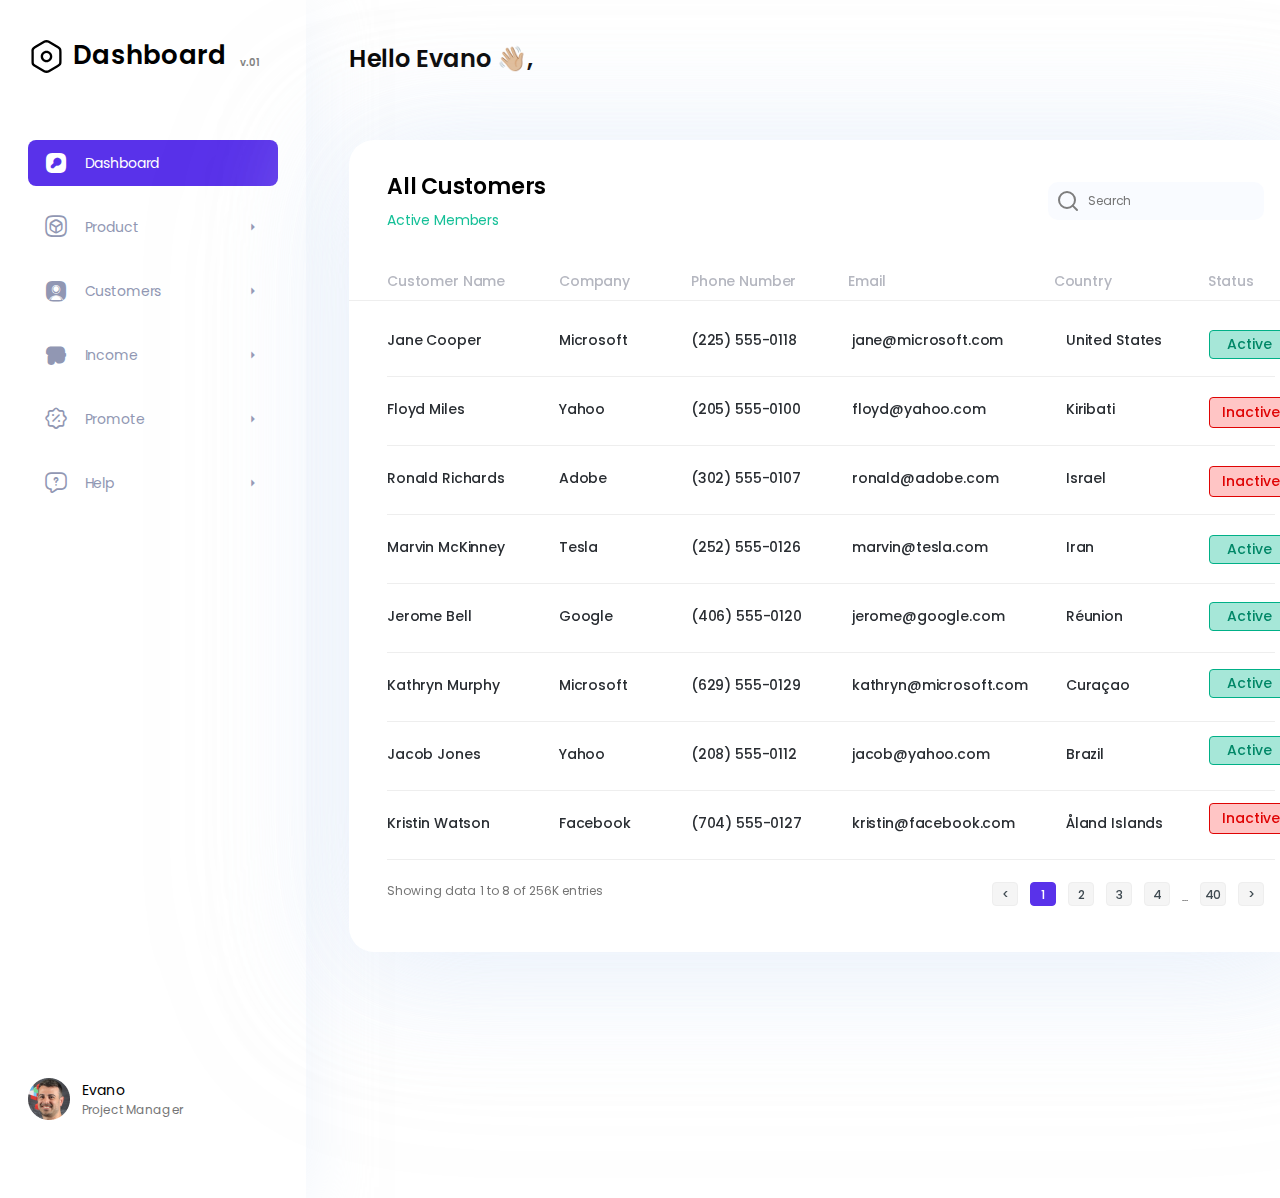
<file: index.html>
<!DOCTYPE html>
<html lang="en">
<head>
    <meta charset="UTF-8">
    <meta name="viewport" content="width=device-width, initial-scale=1.0">
    <title>CRM Dashboard Customers</title>
    <link rel="preconnect" href="https://fonts.googleapis.com">
    <link rel="preconnect" href="https://fonts.gstatic.com" crossorigin>
    <link href="https://fonts.googleapis.com/css2?family=Poppins:ital,wght@0,100;0,200;0,300;0,400;0,500;0,600;0,700;0,800;0,900;1,100;1,200;1,300;1,400;1,500;1,600;1,700;1,800;1,900&display=swap" rel="stylesheet">
    <link rel="stylesheet" href="normalize.css">
    <!-- иконки  -->
    <link rel="stylesheet" href="css/fontello-embedded.css">
    <link rel="stylesheet" href="css/fontello-ie7-codes.css">
    <link rel="stylesheet" href="css/fontello-ie7.css">
    <link rel="stylesheet" href="css/fontello.css">
    <!-- икончки закончились  -->
    <link rel="stylesheet" href="utilits.css">
    <link rel="stylesheet" href="style.css">
    <link rel="stylesheet" href="css/media.css">
    <script defer src="main.js"></script>
</head>
<body>
    <div class="dashboard_wrapper">
        <div class="hamburger">
            <span class="hamburger_span"></span>
            <span class="hamburger_span"></span>
            <span class="hamburger_span"></span>
        </div>
        <div class="container">
            <div class="dashboard__wrapper-left">
              
                <div class="logo">
                    <img src="Dashboard-logo/setting1.svg" alt="logo">
                    
                    Dashboard

                    <span>v.01</span>
                </div>
                
                <!-- tabs_wrapper" -->
                <div class="tabs_wrapper">
                
                    <div class="tabs">
                        <div class="tabs__nav tabs-nav">
                            <div class="tabs__nav-item is-active" data-tab-name="tab-1">
                                <div class="tab-flex">
                                    <i class="icon-key-square"></i>

                                    <span class="h5-list-menu">Dashboard</span>
                                </div>
                            </div>
                            <div class="tabs__nav-item" data-tab-name="tab-2">
                                    <div class="tab-flex">
                                        <i class="icon-3d-square-1"></i>
                                        <span class="h5-list-menu">Product</span>
                                    </div>
                                    <div class="img-inner">
                                        <i class="icon-chevron-right-2"></i>
                                    </div>
                            </div>

                            <div class="tabs__nav-item" data-tab-name="tab-3">
                                <div class="tab-flex">
                                    <i class="icon-user-square-1"></i>
                                    <span class="h5-list-menu">Customers</span>
                                </div>
                                <div class="img-inner">
                                    <i class="icon-chevron-right-2"></i>
                                </div>
                            </div>

                            <div class="tabs__nav-item" data-tab-name="tab-3">
                                <div class="tab-flex">
                                    <i class="icon-wallet-money-2"></i>
                                    <span class="h5-list-menu">Income</span>
                                </div>
                                <div class="img-inner">
                                    <i class="icon-chevron-right-2"></i>
                                </div>
                            </div>

                            <div class="tabs__nav-item" data-tab-name="tab-3">
                                <div class="tab-flex">
                                    <i class="icon-discount-shape-1"></i>
                                    <span class="h5-list-menu">Promote</span>
                                </div>
                                <div class="img-inner">
                                    <i class="icon-chevron-right-2"></i>
                                </div>
                            </div>


                            <div class="tabs__nav-item" data-tab-name="tab-3">
                                <div class="tab-flex">
                                    <i class="icon-message-question-1"></i>
                                    <span class="h5-list-menu">Help</span>
                                </div>
                                <div class="img-inner">
                                    <i class="icon-chevron-right-2"></i>
                                </div>
                            </div>
                            <!-- конец -->
                         </div>
                         <div class="hello-text">
                            Hello Evano 👋🏼,
                        </div>
                        <div class="tabs__content">
                            
                            <div class="tab is-active tab-1">
                                <!-- text" -->
                                <div class="title__top_text">
                                    <div class="title__top-left">
                                        <h4 class="fz-22px">All Customers</h4>
                                        <h5 class="active-members">Active Members</h5>
                                    </div>
                                    <div class="title__top-right">
                                        <div class="input-flex">
                                            <img src="search 1.svg" alt="">
                                            <input type="search" name="search" placeholder="Search">
                                        </div>
                                    </div>
                                </div>
                                <!-- text"верх конец -->
                                <div class="company-name">
                                        <ul class="company-name-top fz-14pxCompany">
                                            <li>Customer Name</li>
                                            <li class=" ml-57">Company</li>
                                            <li class=" ml-61">Phone Number</li>
                                            <li class=" ml-52">Email</li>
                                            <li class=" ml-168">Country</li>
                                            <li class=" ml-96">Status</li>
                                        </ul>
                                        <!-- company-flex-wrapper -->
                                        <div class="company-flex-wrapper">
                                            <ul class="user-name fz-14name">
                                                <li>Jane Cooper</li>
                                                <li>Floyd Miles</li>
                                                <li>Ronald Richards</li>
                                                <li>Marvin McKinney</li>
                                                <li>Jerome Bell</li>
                                                <li>Kathryn Murphy</li>
                                                <li>Jacob Jones</li>
                                                <li>Kristin Watson</li>
                                            </ul>
    
                                            <ul class="comp-name fz-14name">
                                                <li>Microsoft</li>
                                                <li>Yahoo</li>
                                                <li>Adobe</li>
                                                <li>Tesla</li>
                                                <li>Google</li>
                                                <li>Microsoft</li>
                                                <li>Yahoo</li>
                                                <li>Facebook</li>
                                            </ul>

                                            <ul class="phone fz-14name">
                                                <li>(225) 555-0118</li>
                                                <li>(205) 555-0100</li>
                                                <li>(302) 555-0107</li>
                                                <li>(252) 555-0126</li>
                                                <li>(406) 555-0120</li>
                                                <li>(629) 555-0129</li>
                                                <li>(208) 555-0112</li>
                                                <li>(704) 555-0127</li>
                                            </ul>

                                            <ul class="email fz-14name">
                                                <li>jane@microsoft.com</li>
                                                <li>floyd@yahoo.com</li>
                                                <li>ronald@adobe.com</li>
                                                <li>marvin@tesla.com</li>
                                                <li>jerome@google.com</li>
                                                <li>kathryn@microsoft.com</li>
                                                <li>jacob@yahoo.com</li>
                                                <li>kristin@facebook.com</li>
                                                
                                            </ul>

                                            <ul class="country fz-14name">
                                                <li>United States</li>
                                                <li>Kiribati</li>
                                                <li>Israel</li>
                                                <li>Iran</li>
                                                <li>Réunion</li>
                                                <li>Curaçao</li>
                                                <li>Brazil</li>
                                                <li>Åland Islands</li>
                                                
                                            </ul>

                                            <ul class="status status-item">
                                                <li class="status-item-active">Active</li>
                                                <li class="status-item-inactive">Inactive</li>
                                                <li class="status-item-inactive">Inactive</li>
                                                <li class="status-item-active">Active</li>
                                                <li class="status-item-active">Active</li>
                                                <li class="status-item-active">Active</li>
                                                <li class="status-item-active">Active</li>
                                                <li class="status-item-inactive">Inactive</li>

                                            </ul>
                                            <!-- company-flex-wrapper end -->
                                        </div>
                                </div>
                                <!-- company-name  end -->
                                <div class="company_wrapper">






                                </div>
                                <!-- company_wrapper the end -->
                                <!-- pagination -->
                             <div class="tab-container-flex">
                                <div class="data fz-12px">Showing data 1 to 8 of  256K entries</div>
                                <ul class="pagination">
                                    <li>&#60;</li> <!-- Previous page arrow -->
                                    <li class="active">1</li> <!-- First page, default active -->
                                    <li>2</li>
                                    <li>3</li>
                                    <li>4</li>
                                    <div class="dotes"> ...</div>
                                    <li>40</li>
                                    <li>&gt;</li> <!-- Next page arrow -->
                                </ul>
                             </div>
                             <!-- pagination конец -->
                            </div>
                            <div class="tab tab-2">содержание таба 2</div>
                            <div class="tab tab-3"> содержание таба 3</div>
                            <div class="tab tab-4"> содержание таба 4</div>
                        </div>
                    </div>
                
                    
                </div>
            
                <!-- tabs_wrapper the end -->
                <div class="footer-img">
                    <img src="img.png" alt="">
                    <div class="footer-img-flex">
                        <h6 class="fz-14px">Evano</h6>
                        <span class="fz-12px">Project Manager</span>
                    </div>
                </div>
            </div>
            <!-- <div class="dashboard__wrapper-right">
                
            </div> -->

        </div>
    </div> 
</body>
</html>
</file>
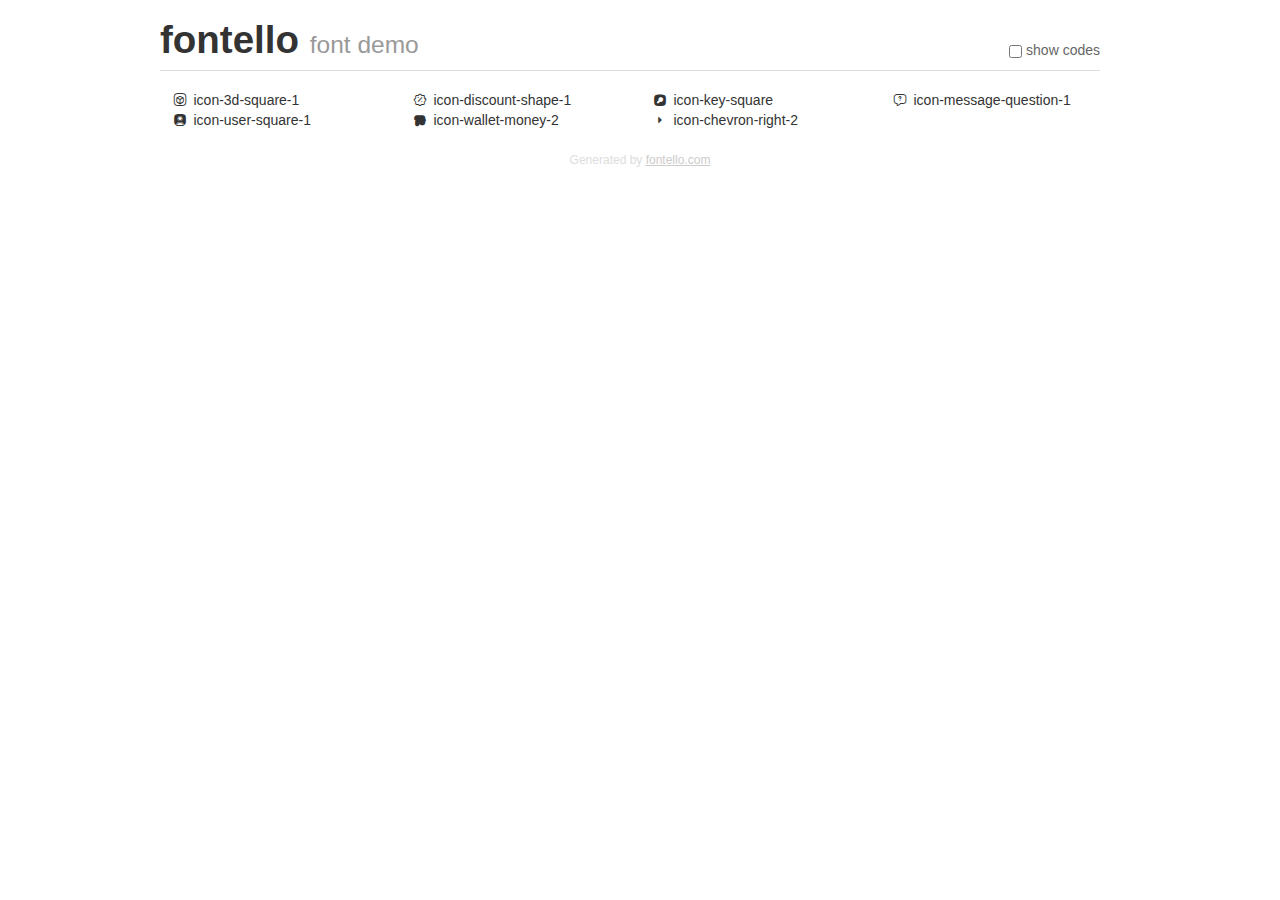
<file: icons-i/demo.html>
<!DOCTYPE html>
<html>
  <head>
  <!--[if lt IE 9]><script language="javascript" type="text/javascript" src="//html5shim.googlecode.com/svn/trunk/html5.js"></script><![endif]-->
  <meta charset="UTF-8">
  <style>
    html {
      font-size: 100%;
      -webkit-text-size-adjust: 100%;
      -ms-text-size-adjust: 100%;
    }
    a:focus {
      outline: thin dotted #333;
      outline: 5px auto -webkit-focus-ring-color;
      outline-offset: -2px;
    }
    a:hover,
    a:active {
      outline: 0;
    }
    input {
      margin: 0;
      font-size: 100%;
      vertical-align: middle;
      *overflow: visible;
      line-height: normal;
    }
    input::-moz-focus-inner {
      padding: 0;
      border: 0;
    }
    body {
      margin: 0;
      font-family: "Helvetica Neue", Helvetica, Arial, sans-serif;
      font-size: 14px;
      line-height: 20px;
      color: #333;
      background-color: #fff;
    }
    a {
      color: #08c;
      text-decoration: none;
    }
    a:hover {
      color: #005580;
      text-decoration: underline;
    }
    .row {
      margin-left: -20px;
      *zoom: 1;
    }
    .row:before,
    .row:after {
      display: table;
      content: "";
      line-height: 0;
    }
    .row:after {
      clear: both;
    }
    .span3 {
      float: left;
      min-height: 1px;
      margin-left: 20px;
      width: 220px;
    }
    .container {
      width: 940px;
      margin-right: auto;
      margin-left: auto;
      *zoom: 1;
    }
    .container:before,
    .container:after {
      display: table;
      content: "";
      line-height: 0;
    }
    .container:after {
      clear: both;
    }
    small {
      font-size: 85%;
    }
    h1 {
      margin: 10px 0;
      font-family: inherit;
      font-weight: bold;
      line-height: 20px;
      color: inherit;
      text-rendering: optimizelegibility;
      line-height: 40px;
      font-size: 38.5px;
    }
    h1 small {
      font-weight: normal;
      line-height: 1;
      color: #999;
      font-size: 24.5px;
    }

    body {
      margin-top: 90px;
    }
    .header {
      position: fixed;
      top: 0;
      left: 50%;
      margin-left: -480px;
      background-color: #fff;
      border-bottom: 1px solid #ddd;
      padding-top: 10px;
      z-index: 10;
    }
    .footer {
      color: #ddd;
      font-size: 12px;
      text-align: center;
      margin-top: 20px;
    }
    .footer a {
      color: #ccc;
      text-decoration: underline;
    }
    .the-icons {
      font-size: 14px;
      line-height: 24px;
    }
    .switch {
      position: absolute;
      right: 0;
      bottom: 10px;
      color: #666;
    }
    .switch input {
      margin-right: 0.3em;
    }
    .codesOn .i-name {
      display: none;
    }
    .codesOn .i-code {
      display: inline;
    }
    .i-code {
      display: none;
    }
    @font-face {
      font-family: 'fontello';
      src: url('./font/fontello.eot?97406766');
      src: url('./font/fontello.eot?97406766#iefix') format('embedded-opentype'),
           url('./font/fontello.woff?97406766') format('woff'),
           url('./font/fontello.ttf?97406766') format('truetype'),
           url('./font/fontello.svg?97406766#fontello') format('svg');
      font-weight: normal;
      font-style: normal;
    }
    .demo-icon {
      font-family: "fontello";
      font-style: normal;
      font-weight: normal;
      speak: never;
     
      display: inline-block;
      text-decoration: inherit;
      width: 1em;
      margin-right: .2em;
      text-align: center;
      /* opacity: .8; */
     
      /* For safety - reset parent styles, that can break glyph codes*/
      font-variant: normal;
      text-transform: none;
     
      /* fix buttons height, for twitter bootstrap */
      line-height: 1em;
     
      /* Animation center compensation - margins should be symmetric */
      /* remove if not needed */
      margin-left: .2em;
     
      /* You can be more comfortable with increased icons size */
      /* font-size: 120%; */
     
      /* Font smoothing. That was taken from TWBS */
      -webkit-font-smoothing: antialiased;
      -moz-osx-font-smoothing: grayscale;
     
      /* Uncomment for 3D effect */
      /* text-shadow: 1px 1px 1px rgba(127, 127, 127, 0.3); */
    }
    </style>
    <link rel="stylesheet" href="css/animation.css"><!--[if IE 7]><link rel="stylesheet" href="css/" + font.fontname + "-ie7.css"><![endif]-->
    <script>
      function toggleCodes(on) {
        var obj = document.getElementById('icons');
      
        if (on) {
          obj.className += ' codesOn';
        } else {
          obj.className = obj.className.replace(' codesOn', '');
        }
      }
    </script>
  </head>
  <body>
    <div class="container header">
      <h1>fontello <small>font demo</small></h1>
      <label class="switch">
        <input type="checkbox" onclick="toggleCodes(this.checked)">show codes
      </label>
    </div>
    <div class="container" id="icons">
      <div class="row">
        <div class="span3" title="Code: 0xe800">
          <i class="demo-icon icon-3d-square-1">&#xe800;</i> <span class="i-name">icon-3d-square-1</span><span class="i-code">0xe800</span>
        </div>
        <div class="span3" title="Code: 0xe801">
          <i class="demo-icon icon-discount-shape-1">&#xe801;</i> <span class="i-name">icon-discount-shape-1</span><span class="i-code">0xe801</span>
        </div>
        <div class="span3" title="Code: 0xe802">
          <i class="demo-icon icon-key-square">&#xe802;</i> <span class="i-name">icon-key-square</span><span class="i-code">0xe802</span>
        </div>
        <div class="span3" title="Code: 0xe803">
          <i class="demo-icon icon-message-question-1">&#xe803;</i> <span class="i-name">icon-message-question-1</span><span class="i-code">0xe803</span>
        </div>
      </div>
      <div class="row">
        <div class="span3" title="Code: 0xe804">
          <i class="demo-icon icon-user-square-1">&#xe804;</i> <span class="i-name">icon-user-square-1</span><span class="i-code">0xe804</span>
        </div>
        <div class="span3" title="Code: 0xe805">
          <i class="demo-icon icon-wallet-money-2">&#xe805;</i> <span class="i-name">icon-wallet-money-2</span><span class="i-code">0xe805</span>
        </div>
        <div class="span3" title="Code: 0xe806">
          <i class="demo-icon icon-chevron-right-2">&#xe806;</i> <span class="i-name">icon-chevron-right-2</span><span class="i-code">0xe806</span>
        </div>
      </div>
    </div>
    <div class="container footer">Generated by <a href="https://fontello.com">fontello.com</a></div>
  </body>
</html>
</file>
<file: css/fontello-embedded.css>
@font-face {
  font-family: 'fontello';
  src: url('../font/fontello.eot?5333194');
  src: url('../font/fontello.eot?5333194#iefix') format('embedded-opentype'),
       url('../font/fontello.svg?5333194#fontello') format('svg');
  font-weight: normal;
  font-style: normal;
}
@font-face {
  font-family: 'fontello';
  src: url('[data-uri]') format('woff'),
       url('[data-uri]') format('truetype');
}
/* Chrome hack: SVG is rendered more smooth in Windozze. 100% magic, uncomment if you need it. */
/* Note, that will break hinting! In other OS-es font will be not as sharp as it could be */
/*
@media screen and (-webkit-min-device-pixel-ratio:0) {
  @font-face {
    font-family: 'fontello';
    src: url('../font/fontello.svg?5333194#fontello') format('svg');
  }
}
*/

[class^="icon-"]:before, [class*=" icon-"]:before {
  font-family: "fontello";
  font-style: normal;
  font-weight: normal;
  speak: never;

  display: inline-block;
  text-decoration: inherit;
  width: 1em;
  margin-right: .2em;
  text-align: center;
  /* opacity: .8; */

  /* For safety - reset parent styles, that can break glyph codes*/
  font-variant: normal;
  text-transform: none;

  /* fix buttons height, for twitter bootstrap */
  line-height: 1em;

  /* Animation center compensation - margins should be symmetric */
  /* remove if not needed */
  margin-left: .2em;

  /* you can be more comfortable with increased icons size */
  /* font-size: 120%; */
  
  /* Font smoothing. That was taken from TWBS */
  -webkit-font-smoothing: antialiased;
  -moz-osx-font-smoothing: grayscale;

  /* Uncomment for 3D effect */
  /* text-shadow: 1px 1px 1px rgba(127, 127, 127, 0.3); */
}

.icon-3d-square-1:before { content: '\e800'; } /* '' */
.icon-discount-shape-1:before { content: '\e801'; } /* '' */
.icon-key-square:before { content: '\e802'; } /* '' */
.icon-message-question-1:before { content: '\e803'; } /* '' */
.icon-user-square-1:before { content: '\e804'; } /* '' */
.icon-wallet-money-2:before { content: '\e805'; } /* '' */
.icon-chevron-right-2:before { content: '\e806'; } /* '' */
</file>
<file: css/fontello-ie7-codes.css>
.icon-3d-square-1 { *zoom: expression( this.runtimeStyle['zoom'] = '1', this.innerHTML = '&#xe800;&nbsp;'); }
.icon-discount-shape-1 { *zoom: expression( this.runtimeStyle['zoom'] = '1', this.innerHTML = '&#xe801;&nbsp;'); }
.icon-key-square { *zoom: expression( this.runtimeStyle['zoom'] = '1', this.innerHTML = '&#xe802;&nbsp;'); }
.icon-message-question-1 { *zoom: expression( this.runtimeStyle['zoom'] = '1', this.innerHTML = '&#xe803;&nbsp;'); }
.icon-user-square-1 { *zoom: expression( this.runtimeStyle['zoom'] = '1', this.innerHTML = '&#xe804;&nbsp;'); }
.icon-wallet-money-2 { *zoom: expression( this.runtimeStyle['zoom'] = '1', this.innerHTML = '&#xe805;&nbsp;'); }
.icon-chevron-right-2 { *zoom: expression( this.runtimeStyle['zoom'] = '1', this.innerHTML = '&#xe806;&nbsp;'); }
</file>
<file: css/fontello-ie7.css>
[class^="icon-"], [class*=" icon-"] {
  font-family: 'fontello';
  font-style: normal;
  font-weight: normal;

  /* fix buttons height */
  line-height: 1em;

  /* you can be more comfortable with increased icons size */
  /* font-size: 120%; */
}

.icon-3d-square-1 { *zoom: expression( this.runtimeStyle['zoom'] = '1', this.innerHTML = '&#xe800;&nbsp;'); }
.icon-discount-shape-1 { *zoom: expression( this.runtimeStyle['zoom'] = '1', this.innerHTML = '&#xe801;&nbsp;'); }
.icon-key-square { *zoom: expression( this.runtimeStyle['zoom'] = '1', this.innerHTML = '&#xe802;&nbsp;'); }
.icon-message-question-1 { *zoom: expression( this.runtimeStyle['zoom'] = '1', this.innerHTML = '&#xe803;&nbsp;'); }
.icon-user-square-1 { *zoom: expression( this.runtimeStyle['zoom'] = '1', this.innerHTML = '&#xe804;&nbsp;'); }
.icon-wallet-money-2 { *zoom: expression( this.runtimeStyle['zoom'] = '1', this.innerHTML = '&#xe805;&nbsp;'); }
.icon-chevron-right-2 { *zoom: expression( this.runtimeStyle['zoom'] = '1', this.innerHTML = '&#xe806;&nbsp;'); }
</file>
<file: css/fontello.css>
@font-face {
  font-family: 'fontello';
  src: url('../font/fontello.eot?20576589');
  src: url('../font/fontello.eot?20576589#iefix') format('embedded-opentype'),
       url('../font/fontello.woff2?20576589') format('woff2'),
       url('../font/fontello.woff?20576589') format('woff'),
       url('../font/fontello.ttf?20576589') format('truetype'),
       url('../font/fontello.svg?20576589#fontello') format('svg');
  font-weight: normal;
  font-style: normal;
}
/* Chrome hack: SVG is rendered more smooth in Windozze. 100% magic, uncomment if you need it. */
/* Note, that will break hinting! In other OS-es font will be not as sharp as it could be */
/*
@media screen and (-webkit-min-device-pixel-ratio:0) {
  @font-face {
    font-family: 'fontello';
    src: url('../font/fontello.svg?20576589#fontello') format('svg');
  }
}
*/
[class^="icon-"]:before, [class*=" icon-"]:before {
  font-family: "fontello";
  font-style: normal;
  font-weight: normal;
  speak: never;

  display: inline-block;
  text-decoration: inherit;
  width: 1em;
  margin-right: .2em;
  text-align: center;
  /* opacity: .8; */

  /* For safety - reset parent styles, that can break glyph codes*/
  font-variant: normal;
  text-transform: none;

  /* fix buttons height, for twitter bootstrap */
  line-height: 1em;

  /* Animation center compensation - margins should be symmetric */
  /* remove if not needed */
  margin-left: .2em;

  /* you can be more comfortable with increased icons size */
  /* font-size: 120%; */

  /* Font smoothing. That was taken from TWBS */
  -webkit-font-smoothing: antialiased;
  -moz-osx-font-smoothing: grayscale;

  /* Uncomment for 3D effect */
  /* text-shadow: 1px 1px 1px rgba(127, 127, 127, 0.3); */
}

.icon-3d-square-1:before { content: '\e800'; } /* '' */
.icon-discount-shape-1:before { content: '\e801'; } /* '' */
.icon-key-square:before { content: '\e802'; } /* '' */
.icon-message-question-1:before { content: '\e803'; } /* '' */
.icon-user-square-1:before { content: '\e804'; } /* '' */
.icon-wallet-money-2:before { content: '\e805'; } /* '' */
.icon-chevron-right-2:before { content: '\e806'; } /* '' */
</file>
<file: utilits.css>
.h5-list-menu {
    /* color: #9197B3; */
    font-family: Poppins;
    font-size: 14px;
    font-style: normal;
    font-weight: 400;
    line-height: normal;
    letter-spacing: -0.14px;
}
.fz-14px {
    color: #000;
    font-family: Poppins;
    font-size: 14px;
    font-style: normal;
    font-weight: 400;
    line-height: normal;
    letter-spacing: 0.14px;
}
.fz-14name{
    color: #292D32;
    font-family: Poppins;
    font-size: 14px;
    font-style: normal;
    font-weight: 500;
    line-height: normal;
    letter-spacing: -0.14px;
}
.fz-14pxCompany{
    color: #B5B7C0;
    font-family: Poppins;
    font-size: 14px;
    font-style: normal;
    font-weight: 500;
    line-height: normal;
    letter-spacing: -0.14px;
}
.fz-12px{
    color: #757575;
    font-family: Poppins;
    font-size: 12px;
    font-style: normal;
    font-weight: 400;
    line-height: normal;
    letter-spacing: 0.12px;
}
.fz-22px{
    color: #000;
    font-family: Poppins;
    font-size: 22px;
    font-style: normal;
    font-weight: 600;
    line-height: normal;
    letter-spacing: -0.22px;
}
.active-members{
    color: #16C098;
    font-family: Poppins;
    font-size: 14px;
    font-style: normal;
    font-weight: 400;
    line-height: normal;
    letter-spacing: -0.14px;
}
 /* MArGIN */

 .ml-57{
    margin-left: 57px;
 }
 .ml-61{
    margin-left: 61px;
 }
 .ml-52{
    margin-left: 52px;
 }
 .ml-168{
    margin-left: 168px;
 }
 .ml-96{
    margin-left: 96px;
 }
</file>
<file: style.css>
:root{
    -Active: #008767;
    -Inactive: #DF0404;
    -text-black-bold: #292D32;
    -second-text: #9197B3;
    -active-members: #16C098;
    -country-menu: #B5B7C0;
    -tabs-hover:#5932EA;
}
@font-face {
    font-family: 'fontello';
    src: url('font/fontello.eot');
    src: url('font/fontello.woff') format('woff'),
    url('font/fontello.ttf') format('truetype'),
    url('font/fontello.svg#fontello') format('svg');
    font-weight: normal;
    font-style: normal;
    
  }
  .tab-flex i {
    font-size: 24px;
  }
* {
    box-sizing: border-box;
    margin: 0;
    padding: 0;
}
body{
    font-family: Poppins;
    font-size: 10px;
    font-style: normal;
    font-weight: 400;
    line-height: normal;
}
.container{
    max-width: 1746px;
    height: 1198px;
}

.hamburger  {
    display: none;
    /* display: block; */
    position: absolute;
    right: 20px;
    top: 30px;
}
span.hamburger_span{
    display: flex;
    flex-direction: column;
    width: 30px;
    height: 2px;
    margin-bottom: 10px;
    background: #000;
}
.dashboard_wrapper{
    display: flex;
}
.dashboard__wrapper-left{
    position: relative;
    max-width: 306px;
    height: 100%;
    background: #FFF;
    box-shadow: 0px 10px 60px 0px rgba(226, 236, 249, 0.50);
    padding: 36px 28px 78px 28px;
    display: flex;
    flex-direction: column;
    /* justify-content: center;
    align-items:baseline; */
}
.dashboard__wrapper-right{
    max-width: 1440px;
    background: #FAFBFF;
}
.logo{
    display: flex;
    align-items: flex-end;
    gap:8px;
   

    color: #000;
    font-size: 26px;
    font-weight: 600;
    line-height: normal;
    letter-spacing: 0.26px;
    margin-bottom: 65px;
}

.logo span{
    padding: 18px 6px 4px;
    color: #838383;
    font-size: 10px;
    letter-spacing: -0.1px;
}


/* tabs_wrapper"   tabs_wrapper" */
.tab-flex{
    display: flex;
    justify-content: baseline;
    align-items: center;
    gap: 12px;
}
.tabs{
    display: flex;
    gap: 71px;
}
.tabs_wrapper{
    display: flex;
    flex-direction: column;
}
.tabs-nav{
    display: flex;
    flex-direction: column;
}
.tabs__nav-item{
    width: 250px;
    height: 46px;
    margin: 0;
    flex-shrink: 0;
    border-radius: 8px;
    display: flex;
    align-items: center;
    justify-content: space-between;
    gap: 12px;
    color: #9197B3;    
    font-size: 14px;
    font-style: normal;
    font-weight: 500;
    line-height: normal;
    letter-spacing: -0.14px;
    padding: 11px 15px 11px 11px;
}
.tab-flex img{
    width: 24px;
    height: 24px;
}
.img-inner img{
    display: block;
    padding: 15px 8px 15px 0;
}
/* .tabs__nav-item img {

    top: 50%;
} */
.tabs__nav-item.is-active{
    width: 250px;
    height: 46px;
    flex-shrink: 0;
    border-radius: 8px;
    background: #5932EA;
    color: #FFFF;
    font-family: Poppins;
    font-size: 14px;
    font-style: normal;
    font-weight: 500;
    line-height: normal;
    letter-spacing: -0.14px;
    padding: 11px 15px 11px 11px;
}
.tab {
    position: relative;
    display: none;
    
    background: white;
    padding: 30px 53px 40px 38px;
    width: 968px;
    height: 812px;
    flex-shrink: 0;
    fill: #FFF;
    filter: drop-shadow(0px 10px 60px rgba(226, 236, 249, 0.50));
    border-radius: 25px;
}
.tab.is-active{
    display: block;
}
/* иконки 
 */
 
 
.tabs__content{
    position: relative;
    width: 968px;
    height: 812px;
    flex-shrink: 0;
    fill: #FFF;
    filter: drop-shadow(0px 10px 60px rgba(226, 236, 249, 0.50));
}
.tabs__nav-item {
    margin-bottom: 18px;
}


/* footer-img"     footer-img" */
.footer-img{
    display: flex;
    justify-content: center;
    align-items: center;
    gap: 12px;
    bottom: 78px;
    position: absolute;
    bottom: 78px;
}
.hello-text{
    white-space: nowrap;
    color: #000;
    font-family: Poppins;
    font-size: 24px;
    font-style: normal;
    font-weight: 600;
    line-height: normal;
    position: absolute;
    top: 41px;
    left: 349px;
}

/* пагинация  */
.tab-container-flex{
    white-space: nowrap;
    display: flex;
    position: relative;
    justify-content: space-between;
   
}
.pagination {
    margin-left: 376px;
    display: flex;
    list-style: none;
    padding: 0;
    justify-content: center;
    align-items: end;
}
.dotes{
    display: block;
    margin-left: 12px;
}
.pagination li {
    width: 26px;
    height: 24px;
    text-align: center;
    padding-top: 6px;
    /* padding: 6px 10px; */
    margin-left: 12px;
    color: #FFF;
    font-family: Poppins;
    font-size: 12px;
    font-style: normal;
    font-weight: 500;
    line-height: 100%; /* 12px */
    letter-spacing: -0.12px;
    border-radius: 4px;
    color: #404B52;
    border: 1px solid #EEE;
    background: #F5F5F5;
    cursor: pointer;
}
.pagination li.active {
    border: 1px solid #5932EA;
    background: #5932EA;  
    color: #FFF;   
}
.title__top_text{
    display: flex;
    justify-content: space-between;
    align-items: center;
    padding-bottom: 40px;
}
.title__top-left h4{
    margin-bottom: 7px;
}
.input-flex{
    width: 216px;
    height: 38px;
    flex-shrink: 0;
    border-radius: 10px;
    background: #F9FBFF;
    display: flex;
    align-items: center;
}
.input-flex input{
    color: #B5B7C0;
    padding: 3px 0 3px 8px;
    background: transparent;
    border: none;
    font-family: Poppins;
    font-size: 12px;
    font-style: normal;
    font-weight: 400;
    line-height: normal;
    letter-spacing: -0.12px;
}
.input-flex img{
    padding: 7px 0 7px 8px;
}
/* company-name */
ul.company-name-top{
    position: relative;
    list-style-type: none;
    display: flex;
    white-space: nowrap;
    margin-bottom: 38px;
    /* padding-bottom: 14px; */
}
ul.company-name-top li {
    max-width: 115px;
    height: 21px;
}
ul.company-name-top:after {
    content: "";
    display: block;
    width: 968px;
    height: 1px;
    border-bottom: 1px solid #EEE; /* Линия под меню */
    margin-top: 14px; /* Пример значения марджина */
    position: absolute;
    top: 14px;
    left: -38px;
  }

  /* user-name user-name */
  .company-flex-wrapper {
    display: flex;
    white-space: nowrap;
  }
  ul.user-name,
  ul.comp-name,
  ul.phone,
  ul.email,
  ul.country{
    list-style-type: none;
    position: relative;
  }
  ul.user-name li,
  ul.comp-name li,
  ul.phone li,
  ul.email li,
  ul.country li {
    margin-bottom: 48px;
    
  }
  ul.user-name li::after{
    content: "";
    position: relative;
    display: block;
    position: absolute;
    width: 888px;
    height: 1px;
    border-bottom: 1px solid #EEE;
    padding-top: 24px;
  }
  ul.comp-name{
    margin-left: 54px;
  }
  ul.phone {
    margin-left: 60px;
  }
  ul.email {
    margin-left: 50px;
  }
  ul.country{
    
    margin-left: 38px;
  }
  ul.status{
    margin-left: 46px;
  }
ul.status {
    display: flex;    
    flex-direction: column;
    /* justify-content: space-between;
    align-items: center; */
   
    /* margin-top: 136px; */
}

ul.status li{
   margin-bottom: 38px;
   

}
  .status-item-active{
    width: 80px;
    height: 29px;
    display: flex;
    padding: 4px 12px;
    justify-content: center;
    align-items: center;
    gap: 10px;
    border-radius: 4px;
    border: 1px solid #00B087;
    background: rgba(22, 192, 152, 0.38);   
    color: #008767;
    font-family: Poppins;
    font-size: 14px;
    font-style: normal;
    font-weight: 500;
    line-height: normal;
    /* letter-spacing: -0.14px; */
  }
  .status-item-inactive{
    display: flex;
    padding: 4px 12px;
    justify-content: center;
    align-items: center;
    gap: 10px;
    border-radius: 4px;
    border: 1px solid #DF0404;
    background: #FFC5C5;
    color: #DF0404;
    font-family: Poppins;
    font-size: 14px;
    font-style: normal;
    font-weight: 500;
    line-height: normal;
    /* letter-spacing: -0.14px; */
  }
</file>
<file: css/media.css>
@media (max-width: 425px) {
    .dashboard__wrapper-left{
        display: fixed;
        left: -100%;
        top: 0;
        transition: all 1s;
        
    }
    .hamburger  {
        display: block;
        position: absolute;
        right: 20px;
        top: 30px;
    }
    .hello-text{
        display: none;
    }
    
    .tabs__content{
        max-width: 425px;
        padding: 8px;
    }
    .tabs__content tab{
        max-width: 425px;
    }
}
</file>
<file: icons-i/css/animation.css>
/*
   Animation example, for spinners
*/
.animate-spin {
  -moz-animation: spin 2s infinite linear;
  -o-animation: spin 2s infinite linear;
  -webkit-animation: spin 2s infinite linear;
  animation: spin 2s infinite linear;
  display: inline-block;
}
@-moz-keyframes spin {
  0% {
    -moz-transform: rotate(0deg);
    -o-transform: rotate(0deg);
    -webkit-transform: rotate(0deg);
    transform: rotate(0deg);
  }

  100% {
    -moz-transform: rotate(359deg);
    -o-transform: rotate(359deg);
    -webkit-transform: rotate(359deg);
    transform: rotate(359deg);
  }
}
@-webkit-keyframes spin {
  0% {
    -moz-transform: rotate(0deg);
    -o-transform: rotate(0deg);
    -webkit-transform: rotate(0deg);
    transform: rotate(0deg);
  }

  100% {
    -moz-transform: rotate(359deg);
    -o-transform: rotate(359deg);
    -webkit-transform: rotate(359deg);
    transform: rotate(359deg);
  }
}
@-o-keyframes spin {
  0% {
    -moz-transform: rotate(0deg);
    -o-transform: rotate(0deg);
    -webkit-transform: rotate(0deg);
    transform: rotate(0deg);
  }

  100% {
    -moz-transform: rotate(359deg);
    -o-transform: rotate(359deg);
    -webkit-transform: rotate(359deg);
    transform: rotate(359deg);
  }
}
@-ms-keyframes spin {
  0% {
    -moz-transform: rotate(0deg);
    -o-transform: rotate(0deg);
    -webkit-transform: rotate(0deg);
    transform: rotate(0deg);
  }

  100% {
    -moz-transform: rotate(359deg);
    -o-transform: rotate(359deg);
    -webkit-transform: rotate(359deg);
    transform: rotate(359deg);
  }
}
@keyframes spin {
  0% {
    -moz-transform: rotate(0deg);
    -o-transform: rotate(0deg);
    -webkit-transform: rotate(0deg);
    transform: rotate(0deg);
  }

  100% {
    -moz-transform: rotate(359deg);
    -o-transform: rotate(359deg);
    -webkit-transform: rotate(359deg);
    transform: rotate(359deg);
  }
}
</file>
